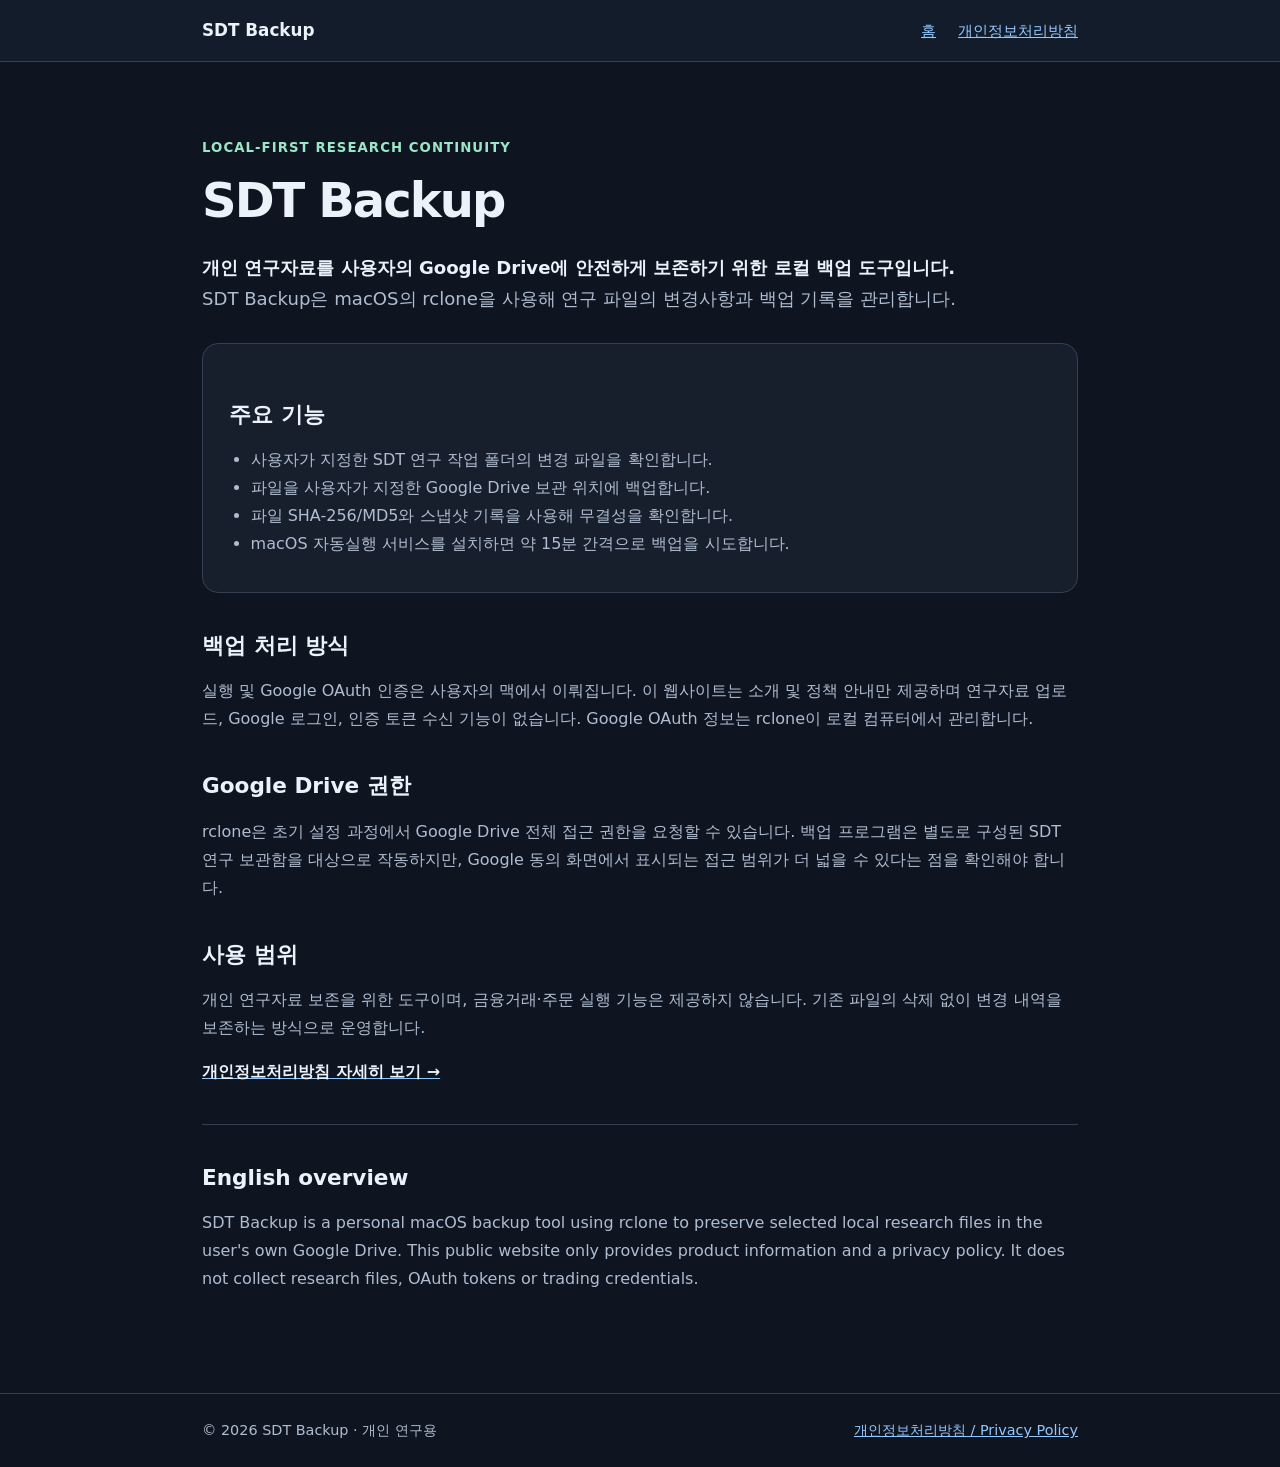
<file: index.html>
<!doctype html>
<html lang="ko"><head><meta charset="utf-8"><meta name="viewport" content="width=device-width, initial-scale=1"><meta name="description" content="SDT Backup은 사용자가 선택한 연구 파일을 자신의 Google Drive에 보존하는 개인용 macOS 백업 도구입니다."><meta name="referrer" content="strict-origin-when-cross-origin"><title>SDT Backup | 개인 연구자료 자동 백업</title><link rel="stylesheet" href="/style.css"></head><body>
<header><div class="wrap"><a class="logo" href="/">SDT Backup</a><nav aria-label="주 메뉴"><a href="/">홈</a><a href="/privacy.html">개인정보처리방침</a></nav></div></header><main>
<p class="eyebrow">Local-first research continuity</p>
<h1>SDT Backup</h1>
<p class="lead"><strong>개인 연구자료를 사용자의 Google Drive에 안전하게 보존하기 위한 로컬 백업 도구입니다.</strong> SDT Backup은 macOS의 rclone을 사용해 연구 파일의 변경사항과 백업 기록을 관리합니다.</p>
<section class="card"><h2>주요 기능</h2><ul><li>사용자가 지정한 SDT 연구 작업 폴더의 변경 파일을 확인합니다.</li><li>파일을 사용자가 지정한 Google Drive 보관 위치에 백업합니다.</li><li>파일 SHA-256/MD5와 스냅샷 기록을 사용해 무결성을 확인합니다.</li><li>macOS 자동실행 서비스를 설치하면 약 15분 간격으로 백업을 시도합니다.</li></ul></section>
<h2>백업 처리 방식</h2><p>실행 및 Google OAuth 인증은 사용자의 맥에서 이뤄집니다. 이 웹사이트는 소개 및 정책 안내만 제공하며 연구자료 업로드, Google 로그인, 인증 토큰 수신 기능이 없습니다. Google OAuth 정보는 rclone이 로컬 컴퓨터에서 관리합니다.</p>
<h2>Google Drive 권한</h2><p>rclone은 초기 설정 과정에서 Google Drive 전체 접근 권한을 요청할 수 있습니다. 백업 프로그램은 별도로 구성된 SDT 연구 보관함을 대상으로 작동하지만, Google 동의 화면에서 표시되는 접근 범위가 더 넓을 수 있다는 점을 확인해야 합니다.</p>
<h2>사용 범위</h2><p>개인 연구자료 보존을 위한 도구이며, 금융거래·주문 실행 기능은 제공하지 않습니다. 기존 파일의 삭제 없이 변경 내역을 보존하는 방식으로 운영합니다.</p>
<p><a href="/privacy.html"><strong>개인정보처리방침 자세히 보기 →</strong></a></p>
<hr class="divider"><h2>English overview</h2><p>SDT Backup is a personal macOS backup tool using rclone to preserve selected local research files in the user's own Google Drive. This public website only provides product information and a privacy policy. It does not collect research files, OAuth tokens or trading credentials.</p>
</main>
<footer><div class="wrap"><span>© 2026 SDT Backup · 개인 연구용</span><span><a href="/privacy.html">개인정보처리방침 / Privacy Policy</a></span></div></footer></body></html>
</file>
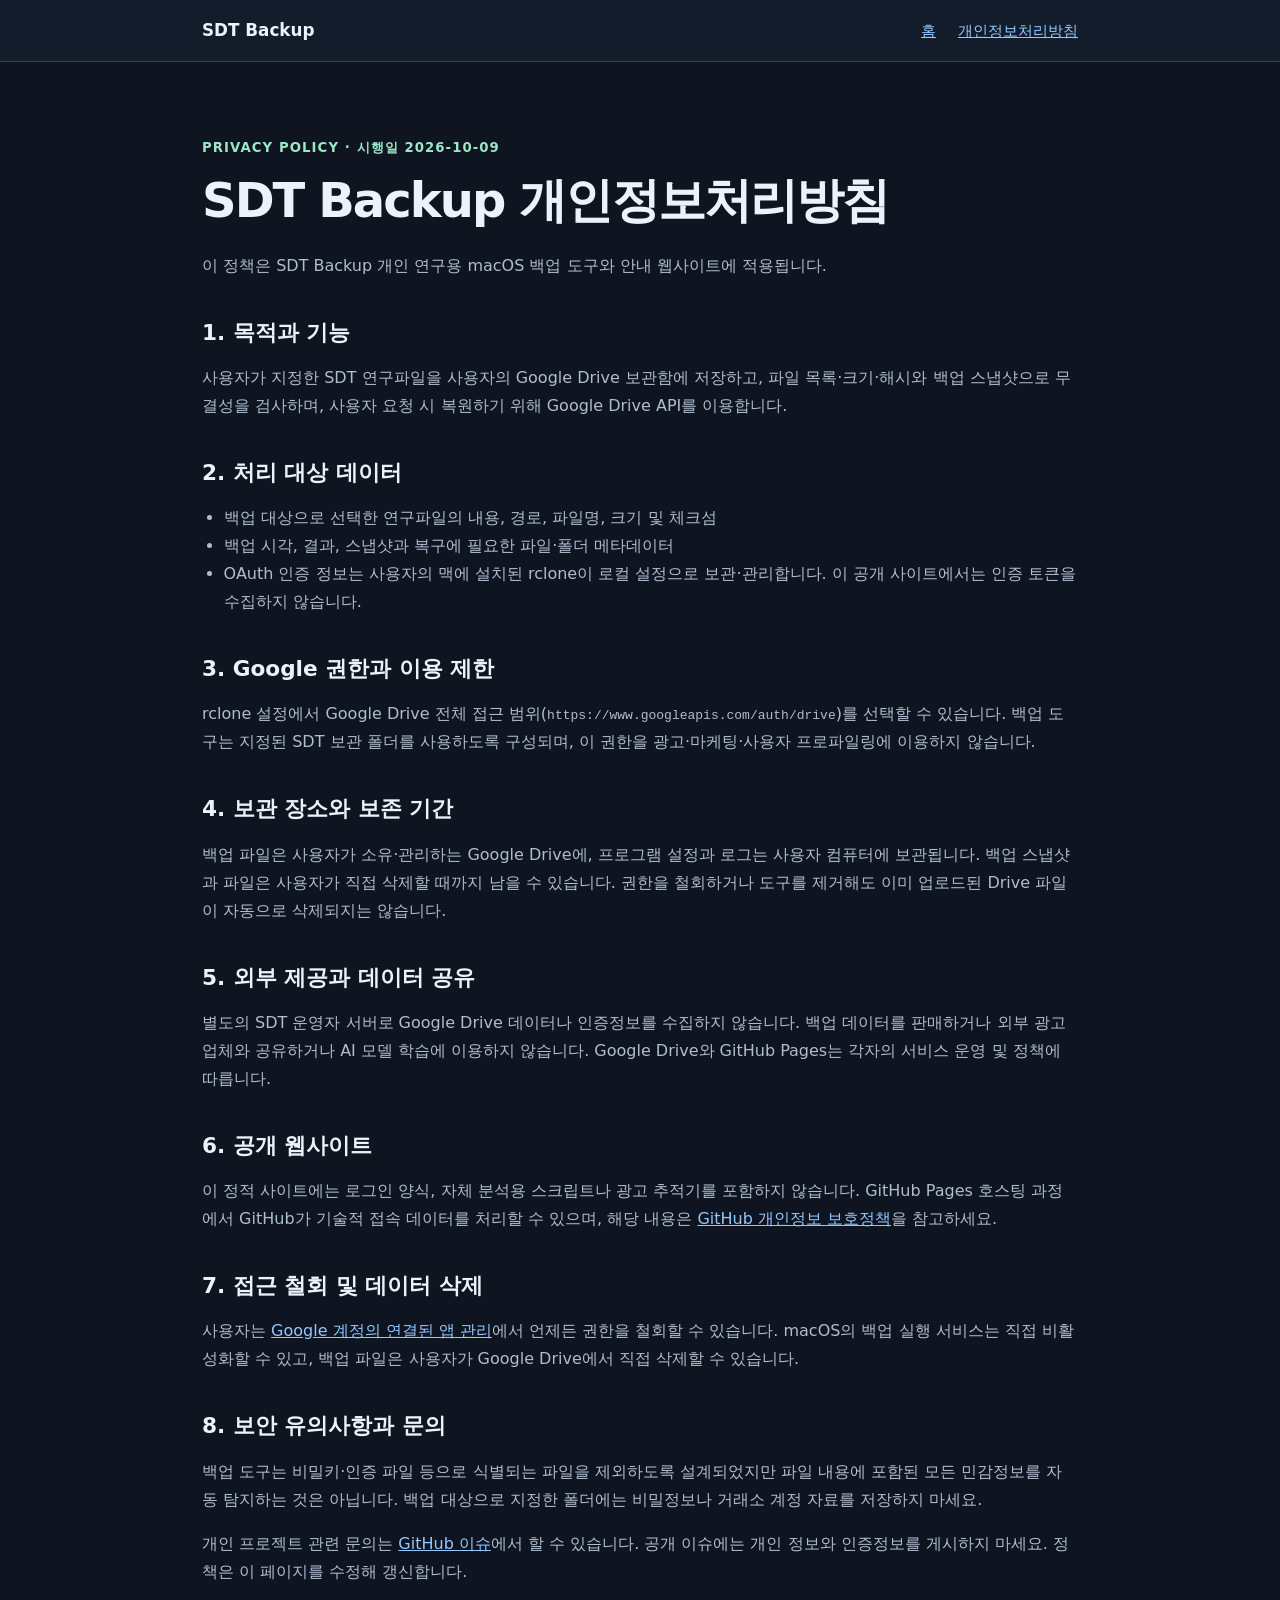
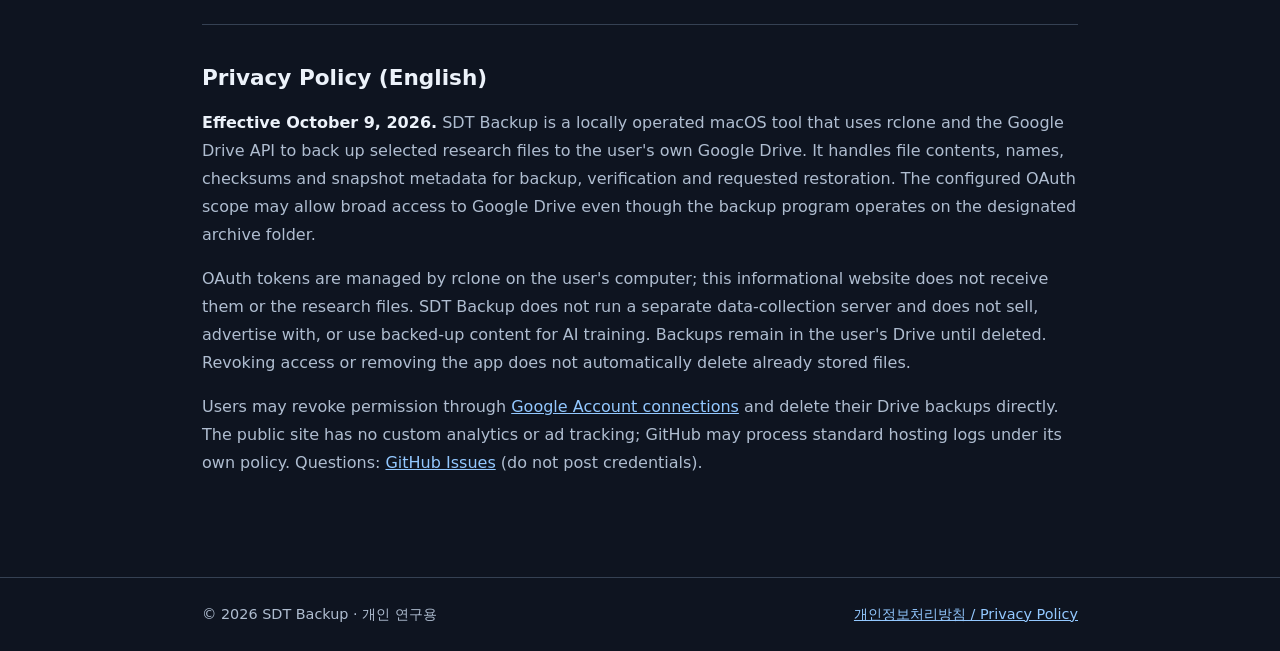
<file: privacy.html>
<!doctype html>
<html lang="ko"><head><meta charset="utf-8"><meta name="viewport" content="width=device-width, initial-scale=1"><meta name="description" content="SDT Backup의 Google Drive 접근, 저장·보존, 인증정보 처리 및 개인정보처리방침을 안내합니다."><meta name="referrer" content="strict-origin-when-cross-origin"><title>개인정보처리방침 | SDT Backup</title><link rel="stylesheet" href="/style.css"></head><body>
<header><div class="wrap"><a class="logo" href="/">SDT Backup</a><nav aria-label="주 메뉴"><a href="/">홈</a><a href="/privacy.html">개인정보처리방침</a></nav></div></header><main>
<p class="eyebrow">Privacy Policy · 시행일 2026-10-09</p><h1>SDT Backup 개인정보처리방침</h1>
<p>이 정책은 SDT Backup 개인 연구용 macOS 백업 도구와 안내 웹사이트에 적용됩니다.</p>
<h2>1. 목적과 기능</h2><p>사용자가 지정한 SDT 연구파일을 사용자의 Google Drive 보관함에 저장하고, 파일 목록·크기·해시와 백업 스냅샷으로 무결성을 검사하며, 사용자 요청 시 복원하기 위해 Google Drive API를 이용합니다.</p>
<h2>2. 처리 대상 데이터</h2><ul><li>백업 대상으로 선택한 연구파일의 내용, 경로, 파일명, 크기 및 체크섬</li><li>백업 시각, 결과, 스냅샷과 복구에 필요한 파일·폴더 메타데이터</li><li>OAuth 인증 정보는 사용자의 맥에 설치된 rclone이 로컬 설정으로 보관·관리합니다. 이 공개 사이트에서는 인증 토큰을 수집하지 않습니다.</li></ul>
<h2>3. Google 권한과 이용 제한</h2><p>rclone 설정에서 Google Drive 전체 접근 범위(<code>https://www.googleapis.com/auth/drive</code>)를 선택할 수 있습니다. 백업 도구는 지정된 SDT 보관 폴더를 사용하도록 구성되며, 이 권한을 광고·마케팅·사용자 프로파일링에 이용하지 않습니다.</p>
<h2>4. 보관 장소와 보존 기간</h2><p>백업 파일은 사용자가 소유·관리하는 Google Drive에, 프로그램 설정과 로그는 사용자 컴퓨터에 보관됩니다. 백업 스냅샷과 파일은 사용자가 직접 삭제할 때까지 남을 수 있습니다. 권한을 철회하거나 도구를 제거해도 이미 업로드된 Drive 파일이 자동으로 삭제되지는 않습니다.</p>
<h2>5. 외부 제공과 데이터 공유</h2><p>별도의 SDT 운영자 서버로 Google Drive 데이터나 인증정보를 수집하지 않습니다. 백업 데이터를 판매하거나 외부 광고업체와 공유하거나 AI 모델 학습에 이용하지 않습니다. Google Drive와 GitHub Pages는 각자의 서비스 운영 및 정책에 따릅니다.</p>
<h2>6. 공개 웹사이트</h2><p>이 정적 사이트에는 로그인 양식, 자체 분석용 스크립트나 광고 추적기를 포함하지 않습니다. GitHub Pages 호스팅 과정에서 GitHub가 기술적 접속 데이터를 처리할 수 있으며, 해당 내용은 <a href="https://docs.github.com/en/site-policy/privacy-policies/github-general-privacy-statement" rel="noopener noreferrer">GitHub 개인정보 보호정책</a>을 참고하세요.</p>
<h2>7. 접근 철회 및 데이터 삭제</h2><p>사용자는 <a href="https://myaccount.google.com/connections" rel="noopener noreferrer">Google 계정의 연결된 앱 관리</a>에서 언제든 권한을 철회할 수 있습니다. macOS의 백업 실행 서비스는 직접 비활성화할 수 있고, 백업 파일은 사용자가 Google Drive에서 직접 삭제할 수 있습니다.</p>
<h2>8. 보안 유의사항과 문의</h2><p>백업 도구는 비밀키·인증 파일 등으로 식별되는 파일을 제외하도록 설계되었지만 파일 내용에 포함된 모든 민감정보를 자동 탐지하는 것은 아닙니다. 백업 대상으로 지정한 폴더에는 비밀정보나 거래소 계정 자료를 저장하지 마세요.</p><p>개인 프로젝트 관련 문의는 <a href="https://github.com/zzipper21/zzipper21.github.io/issues" rel="noopener noreferrer">GitHub 이슈</a>에서 할 수 있습니다. 공개 이슈에는 개인 정보와 인증정보를 게시하지 마세요. 정책은 이 페이지를 수정해 갱신합니다.</p>
<hr class="divider"><h2>Privacy Policy (English)</h2><p><strong>Effective October 9, 2026.</strong> SDT Backup is a locally operated macOS tool that uses rclone and the Google Drive API to back up selected research files to the user's own Google Drive. It handles file contents, names, checksums and snapshot metadata for backup, verification and requested restoration. The configured OAuth scope may allow broad access to Google Drive even though the backup program operates on the designated archive folder.</p>
<p>OAuth tokens are managed by rclone on the user's computer; this informational website does not receive them or the research files. SDT Backup does not run a separate data-collection server and does not sell, advertise with, or use backed-up content for AI training. Backups remain in the user's Drive until deleted. Revoking access or removing the app does not automatically delete already stored files.</p>
<p>Users may revoke permission through <a href="https://myaccount.google.com/connections" rel="noopener noreferrer">Google Account connections</a> and delete their Drive backups directly. The public site has no custom analytics or ad tracking; GitHub may process standard hosting logs under its own policy. Questions: <a href="https://github.com/zzipper21/zzipper21.github.io/issues" rel="noopener noreferrer">GitHub Issues</a> (do not post credentials).</p>
</main>
<footer><div class="wrap"><span>© 2026 SDT Backup · 개인 연구용</span><span><a href="/privacy.html">개인정보처리방침 / Privacy Policy</a></span></div></footer></body></html>
</file>
<file: style.css>
:root{color-scheme:dark;--bg:#0e1420;--panel:#171f2d;--ink:#ecf2fa;--muted:#afbdd0;--accent:#9ae6c5;--link:#93c8ff;--edge:#354153}*{box-sizing:border-box}html{font-family:-apple-system,BlinkMacSystemFont,"Apple SD Gothic Neo","Noto Sans KR",system-ui,sans-serif;line-height:1.75}body{margin:0;background:var(--bg);color:var(--ink)}a{color:var(--link)}a:focus-visible{outline:3px solid var(--accent);outline-offset:4px}header{background:#131c2a;border-bottom:1px solid var(--edge)}.wrap{max-width:920px;margin:auto;padding:0 22px}header .wrap{display:flex;align-items:center;justify-content:space-between;gap:16px;padding-top:16px;padding-bottom:16px}.logo{font-weight:750;font-size:1.05rem;text-decoration:none;color:var(--ink)}nav{display:flex;gap:22px;font-size:.93rem}main{max-width:920px;margin:0 auto;padding:60px 22px 84px}h1{font-size:clamp(2rem,5vw,3rem);line-height:1.2;letter-spacing:-.04em;margin:8px 0 22px}h2{font-size:1.35rem;line-height:1.4;margin:38px 0 12px}h3{font-size:1.05rem;margin:24px 0 8px}p,li{color:var(--muted)}strong{color:var(--ink)}.eyebrow{font-weight:700;letter-spacing:.08em;font-size:.83rem;text-transform:uppercase;color:var(--accent)}.card{border:1px solid var(--edge);border-radius:16px;background:var(--panel);padding:18px 26px;margin:28px 0}.card p:last-child{margin-bottom:0}.lead{font-size:1.13rem;max-width:760px}.muted{font-size:.9rem}.divider{border:0;border-top:1px solid var(--edge);margin:38px 0}footer{border-top:1px solid var(--edge);padding:24px 0;font-size:.9rem;color:var(--muted)}footer .wrap{display:flex;justify-content:space-between;gap:15px;flex-wrap:wrap}ul{padding-left:1.35rem}@media(max-width:550px){header .wrap{display:block}nav{margin-top:8px}main{padding-top:40px}.card{padding:16px 19px}}
</file>
